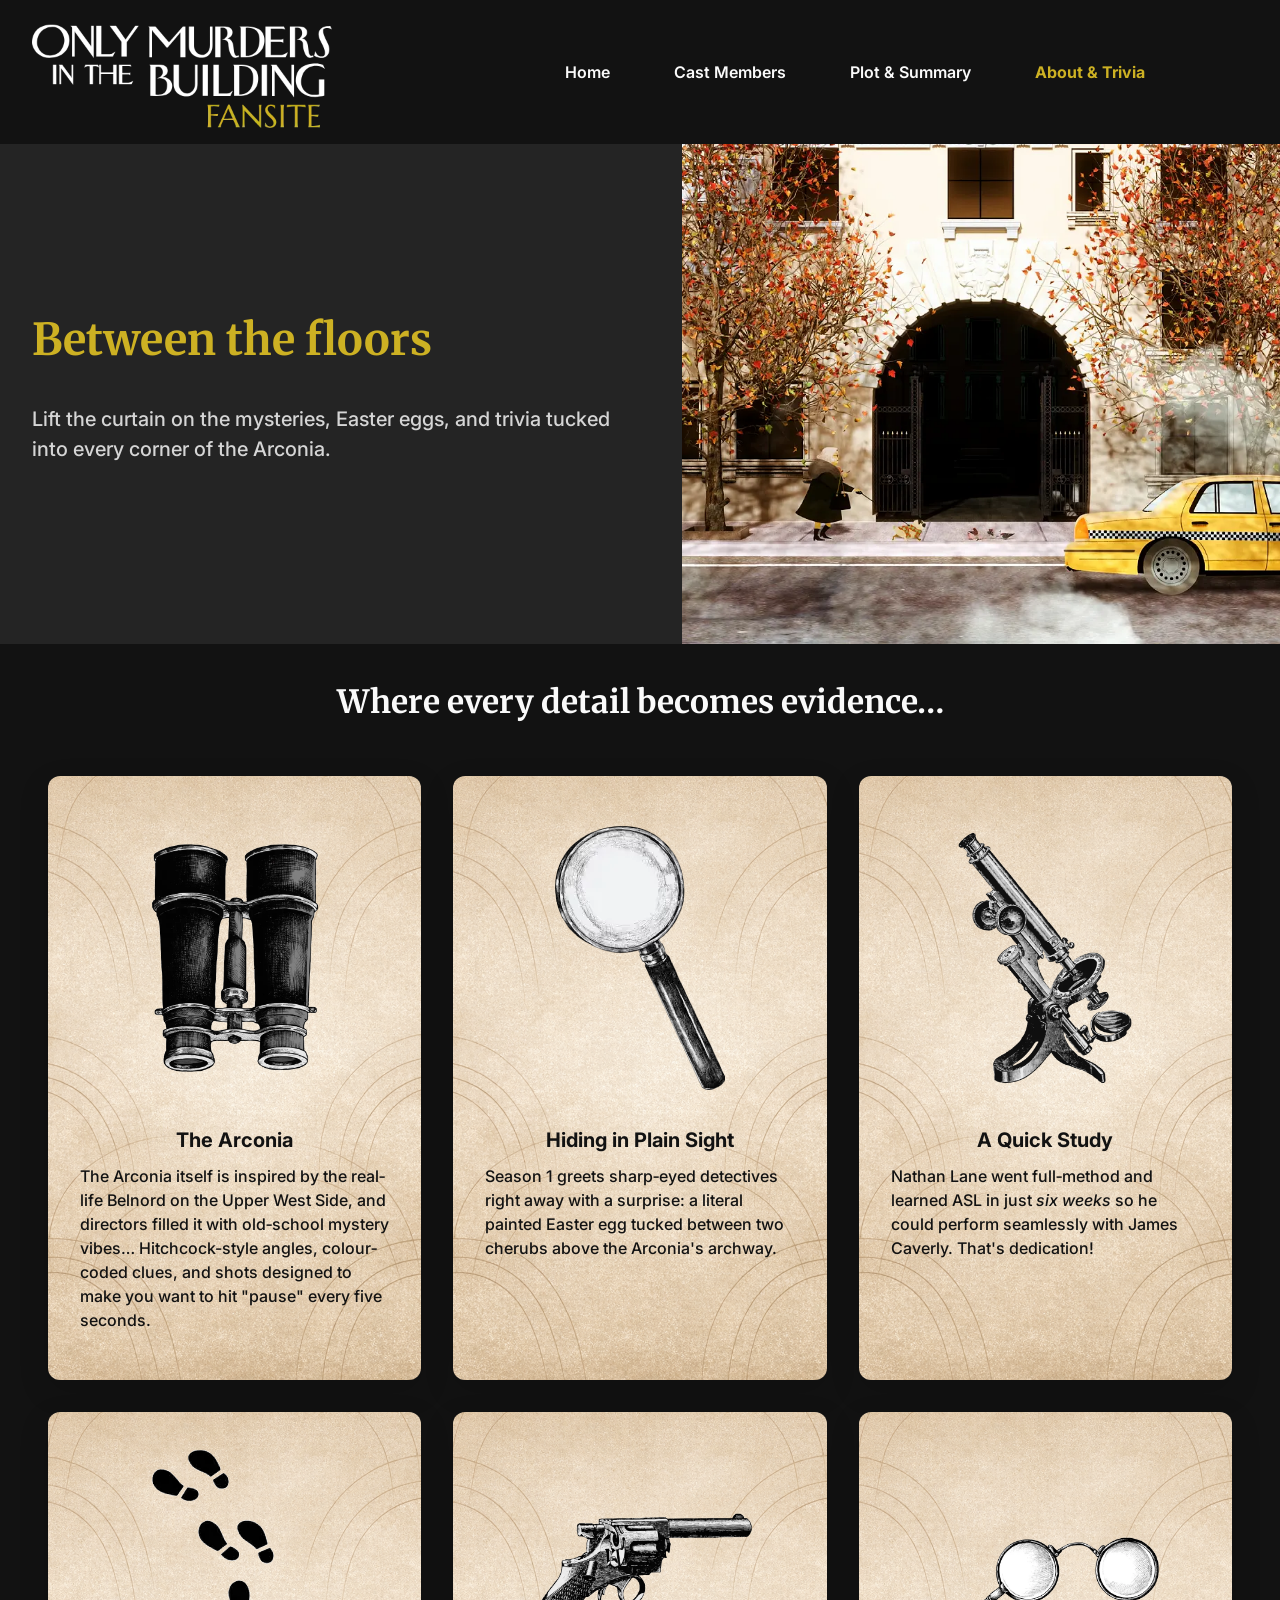
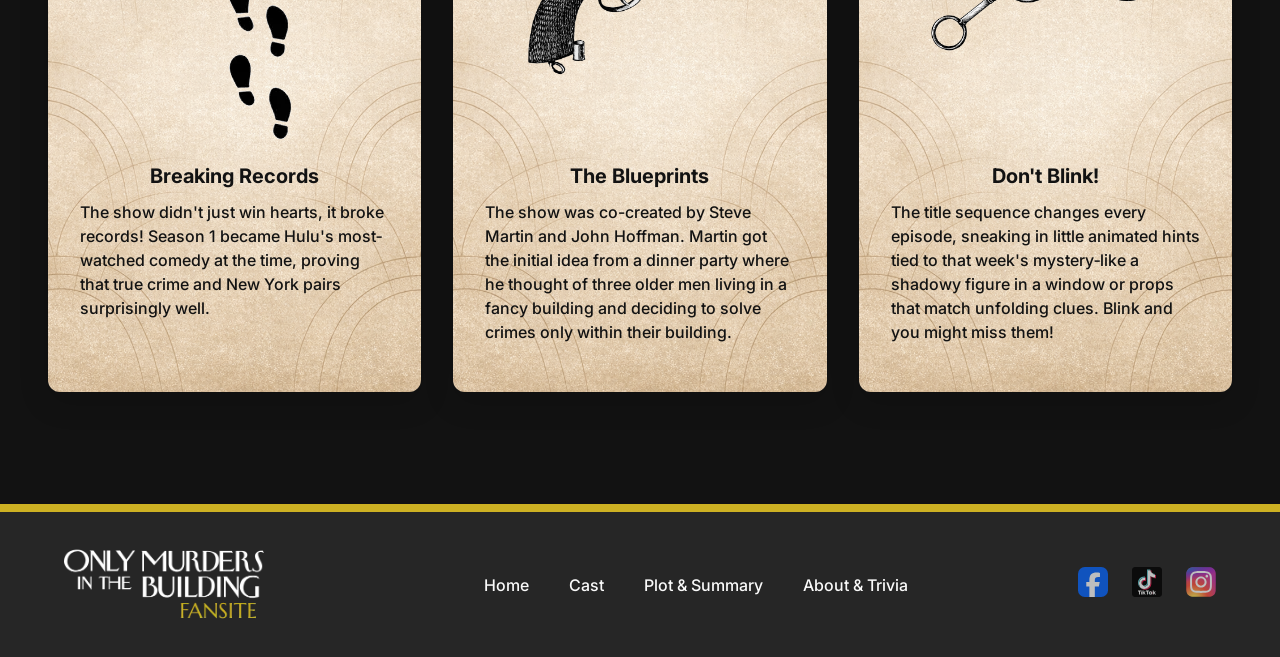
<file: about.html>
<!DOCTYPE html>
<html lang="en">
<head>
    <meta charset="UTF-8">
    <meta name="viewport" content="width=device-width, initial-scale=1.0">
    <meta name="description" content="Only Murders in the Building trivia and fun facts. Discover Easter eggs, behind-the-scenes secrets, and hidden details.">
    <title>About & Trivia - Only Murders in the Building </title>
    <link rel="stylesheet" type="text/css" href="css/style.css">
    <script src="js/nav.js" defer></script>
    <link rel="preconnect" href="https://fonts.googleapis.com">
    <link rel="preconnect" href="https://fonts.gstatic.com" crossorigin>
    <link href="https://fonts.googleapis.com/css2?family=Inter:ital,opsz,wght@0,14..32,100..900;1,14..32,100..900&family=Merriweather:ital,opsz,wght@0,18..144,300..900;1,18..144,300..900&display=swap" rel="stylesheet">
</head>
<body>
<div class="container about">
<!-- HEADER section -->
  <header class="logo">
    <a href="index.html">
        <img src="img/logo-only-murders-in-the-building.webp" width="300" height="122" alt="Only Murders in the Building Fansite">
    </a>
</header>

<!-- Navigation -->
<header class="header">
    <button class="hamburger" aria-label="Toggle navigation" aria-expanded="false">
        <span></span>
        <span></span>
        <span></span>
    </button>
    <nav class="topnav" aria-label="main site navigation">
        <a href="index.html">Home</a>  
        <a href="cast.html">Cast Members</a>
        <a href="plot.html">Plot &amp; Summary</a>
        <a class="active" href="about.html">About &amp; Trivia</a>
    </nav>
</header>

<!-- HERO section -->
 <section class="hero">
    <!-- hero text --> 
    <div class="hero-text">
       <h1>Between the floors</h1>
       <p class="intro-text">Lift the curtain on the mysteries, Easter eggs, and trivia tucked into every corner of the Arconia.</p>
    </div>
        <figure>
           <img src="img/about-hero.webp" width="1232" height="726" alt="" class="img-hero">
       </figure>
  </section>
 
   <section class="about-heading">
     <h2 class="h2-white">Where every detail becomes evidence&hellip;</h2>
   </section>
   
 <!-- MAIN SECTION CONTENT -->
  <section class="about-main">
  <div class="card-about card-1">
    <figure>
    <img src="img/about-binoculars.webp" width="300" height="300" alt="" class="lowkey-wiggle">
  </figure>
  <h3>The Arconia</h3>
  <p>The Arconia itself is inspired by the real&hyphen;life Belnord on the Upper West Side, and directors filled it with old&hyphen;school mystery vibes&hellip; Hitchcock-style angles, colour&hyphen;coded clues, and shots designed to make you want to hit &quot;pause&quot; every five seconds.</p>
   </div>

<div class="card-about card-1">
  <figure>
  <img src="img/about-magnifying-glass.webp" alt="" width="300" height="300" class="lowkey-wiggle">
  </figure>
  <h3>Hiding in Plain Sight</h3>
  <p>Season 1 greets sharp&hyphen;eyed detectives right away with a surprise: a literal painted Easter egg tucked between two cherubs above the Arconia&apos;s archway.</p>
</div>

<div class="card-about card-3">
  <figure>
  <img src="img/about-microscope.webp" alt="" width="300" height="300" class="lowkey-wiggle">
  </figure>
  <h3>A Quick Study</h3>
  <p>Nathan Lane went full&hyphen;method and learned ASL in just <span class="italic">six weeks</span> so he could perform seamlessly with James Caverly. That's dedication!</p>
</div>

<div class="card-about card-3">
  <figure>
  <img src="img/about-footsteps.webp" width="300" height="300"  alt="" class="lowkey-wiggle">
  </figure>
  <h3>Breaking Records</h3>
  <p>The show didn&apos;t just win hearts, it broke records! Season 1 became Hulu&apos;s most&hyphen;watched comedy at the time, proving that true crime and New York pairs surprisingly well.</p>
</div>

<div class="card-about card-5">
  <figure>
  <img src="img/about-icon-gun.webp" width="300" height="300" alt="" class="lowkey-wiggle">
  </figure>
  <h3>The Blueprints</h3>
  <p>The show was co-created by Steve Martin and John Hoffman. Martin got the initial idea from a dinner party where he thought of three older men living in a fancy building and deciding to solve crimes only within their building.</p>
</div>

<div class="card-about card-5">
  <figure>
    <img src="img/about-specs.webp" width="300" height="300" alt="" class="lowkey-wiggle">
  </figure>
  <h3>Don't Blink!</h3>
  <p>The title sequence changes every episode, sneaking in little animated hints tied to that week&apos;s mystery&hyphen;like a shadowy figure in a window or props that match unfolding clues. Blink and you might miss them!</p>
</div>

</section>
 </div>

 <!-- FOOTER section -->
<footer class="footer">
    <div class="footer-logo">
        <a href="index.html">
           <img src="img/logo-only-murders-in-the-building.webp" width="200" height="81" alt="Only Murders in the Building Fansite"></a>
    </div>

    <nav class="footer-nav" aria-label="Footer navigation">
        <ul>
            <li><a href="index.html">Home</a></li>
            <li><a href="cast.html">Cast</a></li>
            <li><a href="plot.html">Plot &amp; Summary</a></li>
            <li><a href="about.html">About &amp; Trivia</a></li>
        </ul>
    </nav>

    <div class="footer-social">
        <a href="https://www.facebook.com/OnlyMurdersHulu/" aria-label="Facebook" target="_blank"><img src="img/icon-facebook.svg" width="40" height="40" alt="Facebook"></a>
        <a href="https://www.tiktok.com/@onlymurdersonhulu?lang=en" aria-label="Tiktok" target="_blank"><img src="img/icon-tiktok.svg" width="60" height="60" alt="Tiktok"></a> 
        <a href="https://www.instagram.com/onlymurdershulu/?hl=en" target="_blank" aria-label="Instagram"><img src="img/icon-instagram.svg" width="40" height="40" alt="Instagram"></a>
    </div>
</footer>

</body>
</html>
</file>
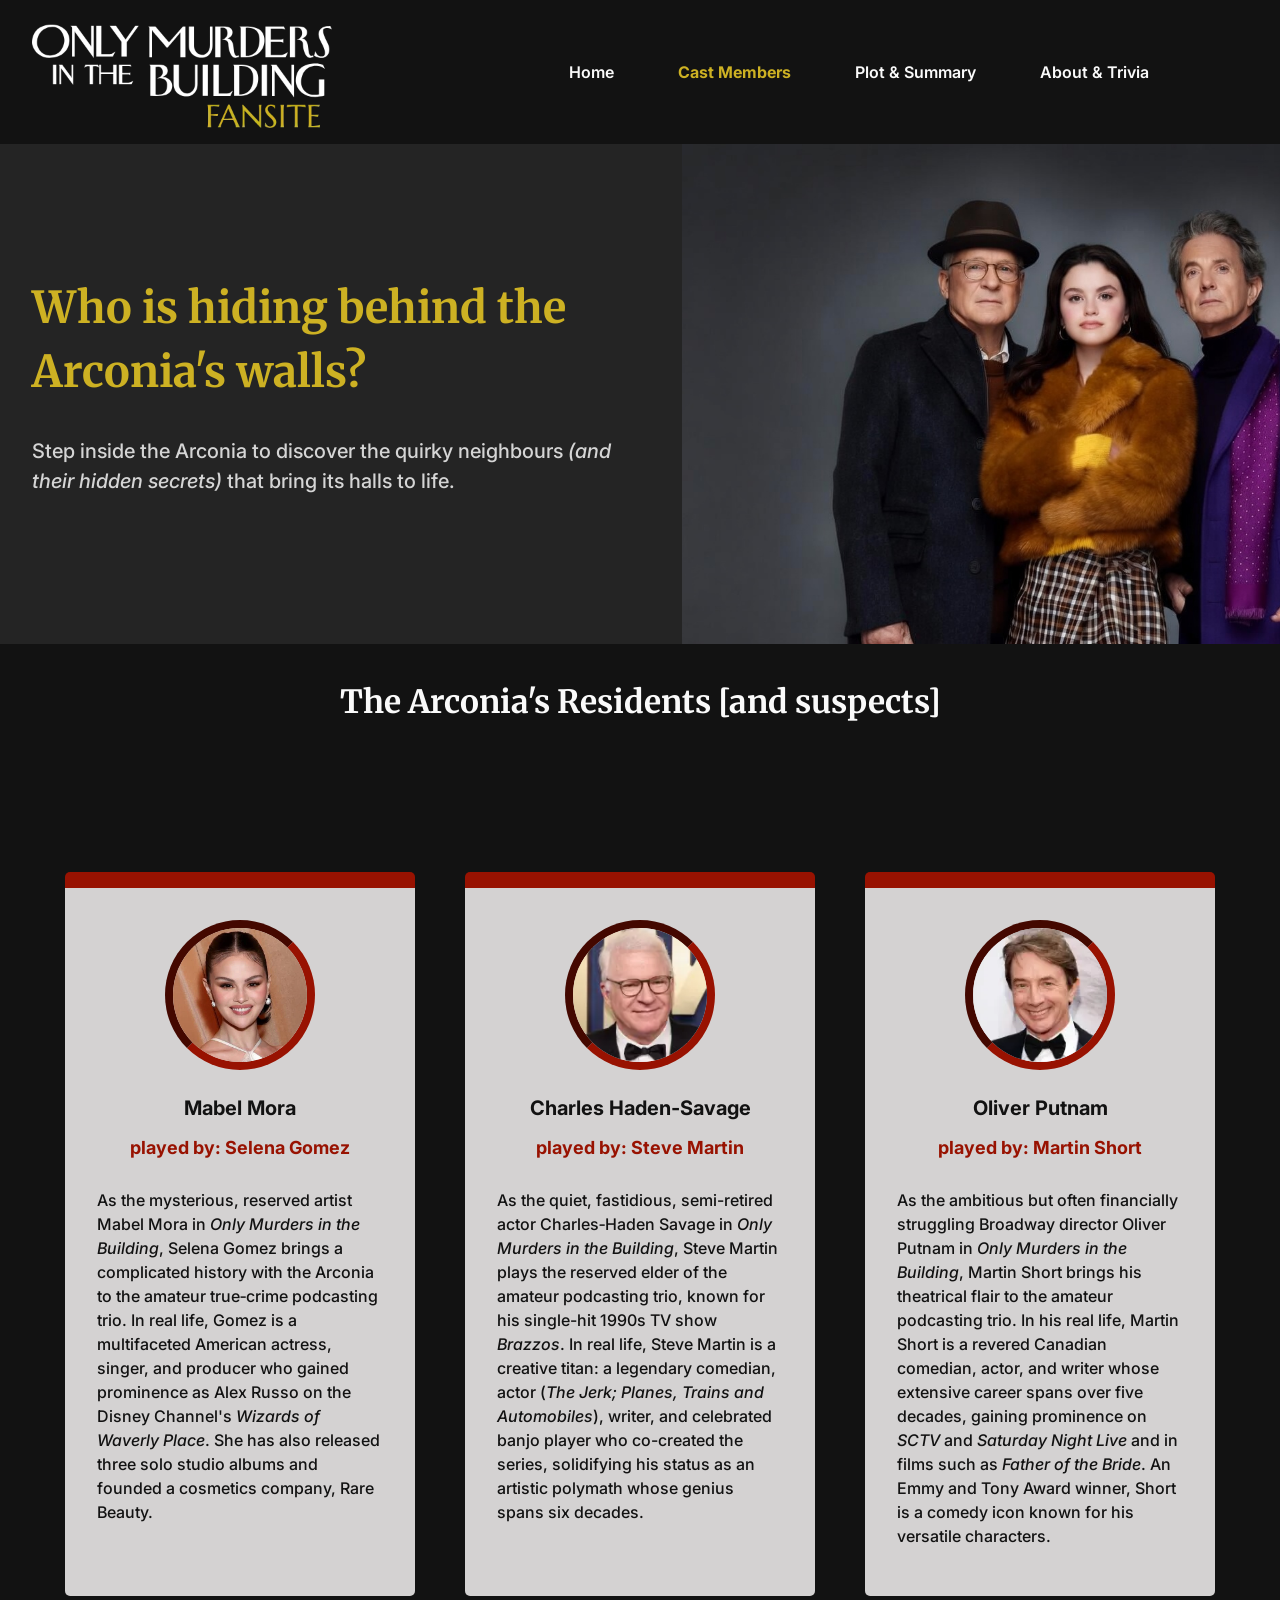
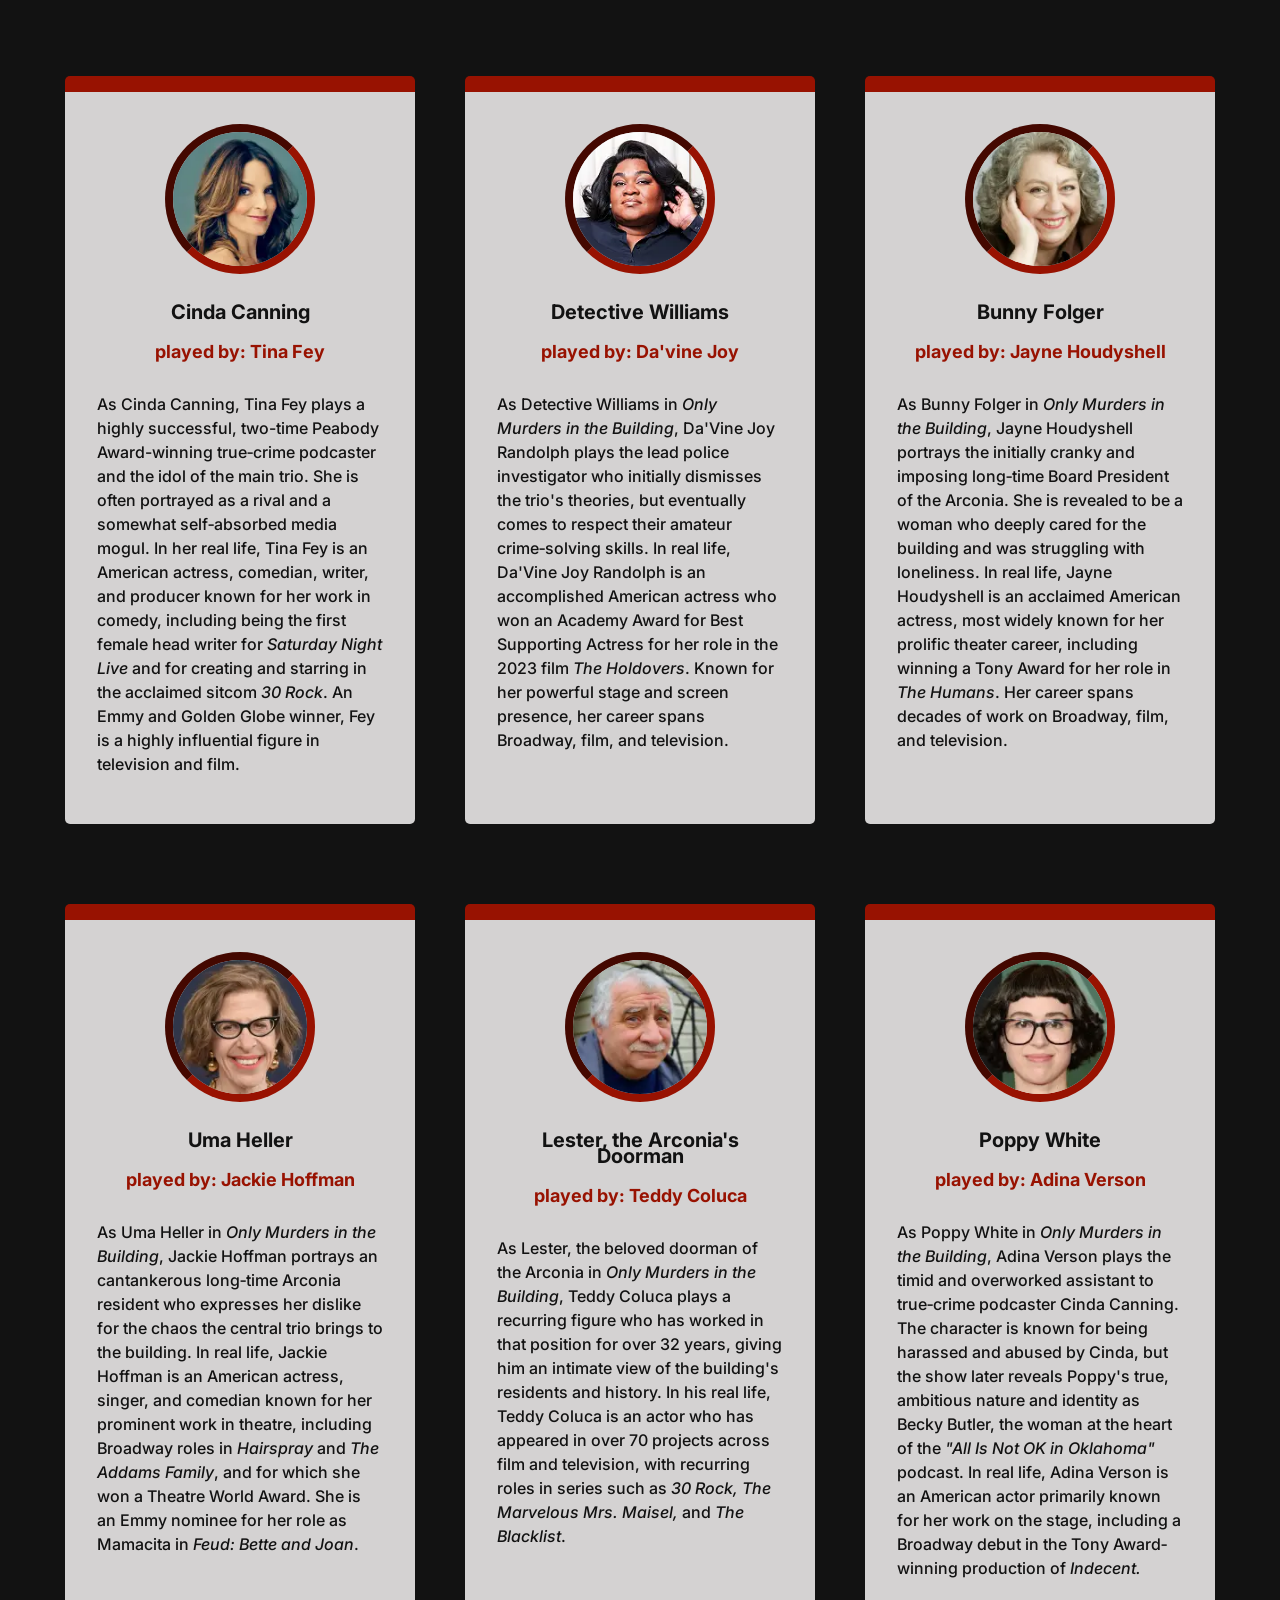
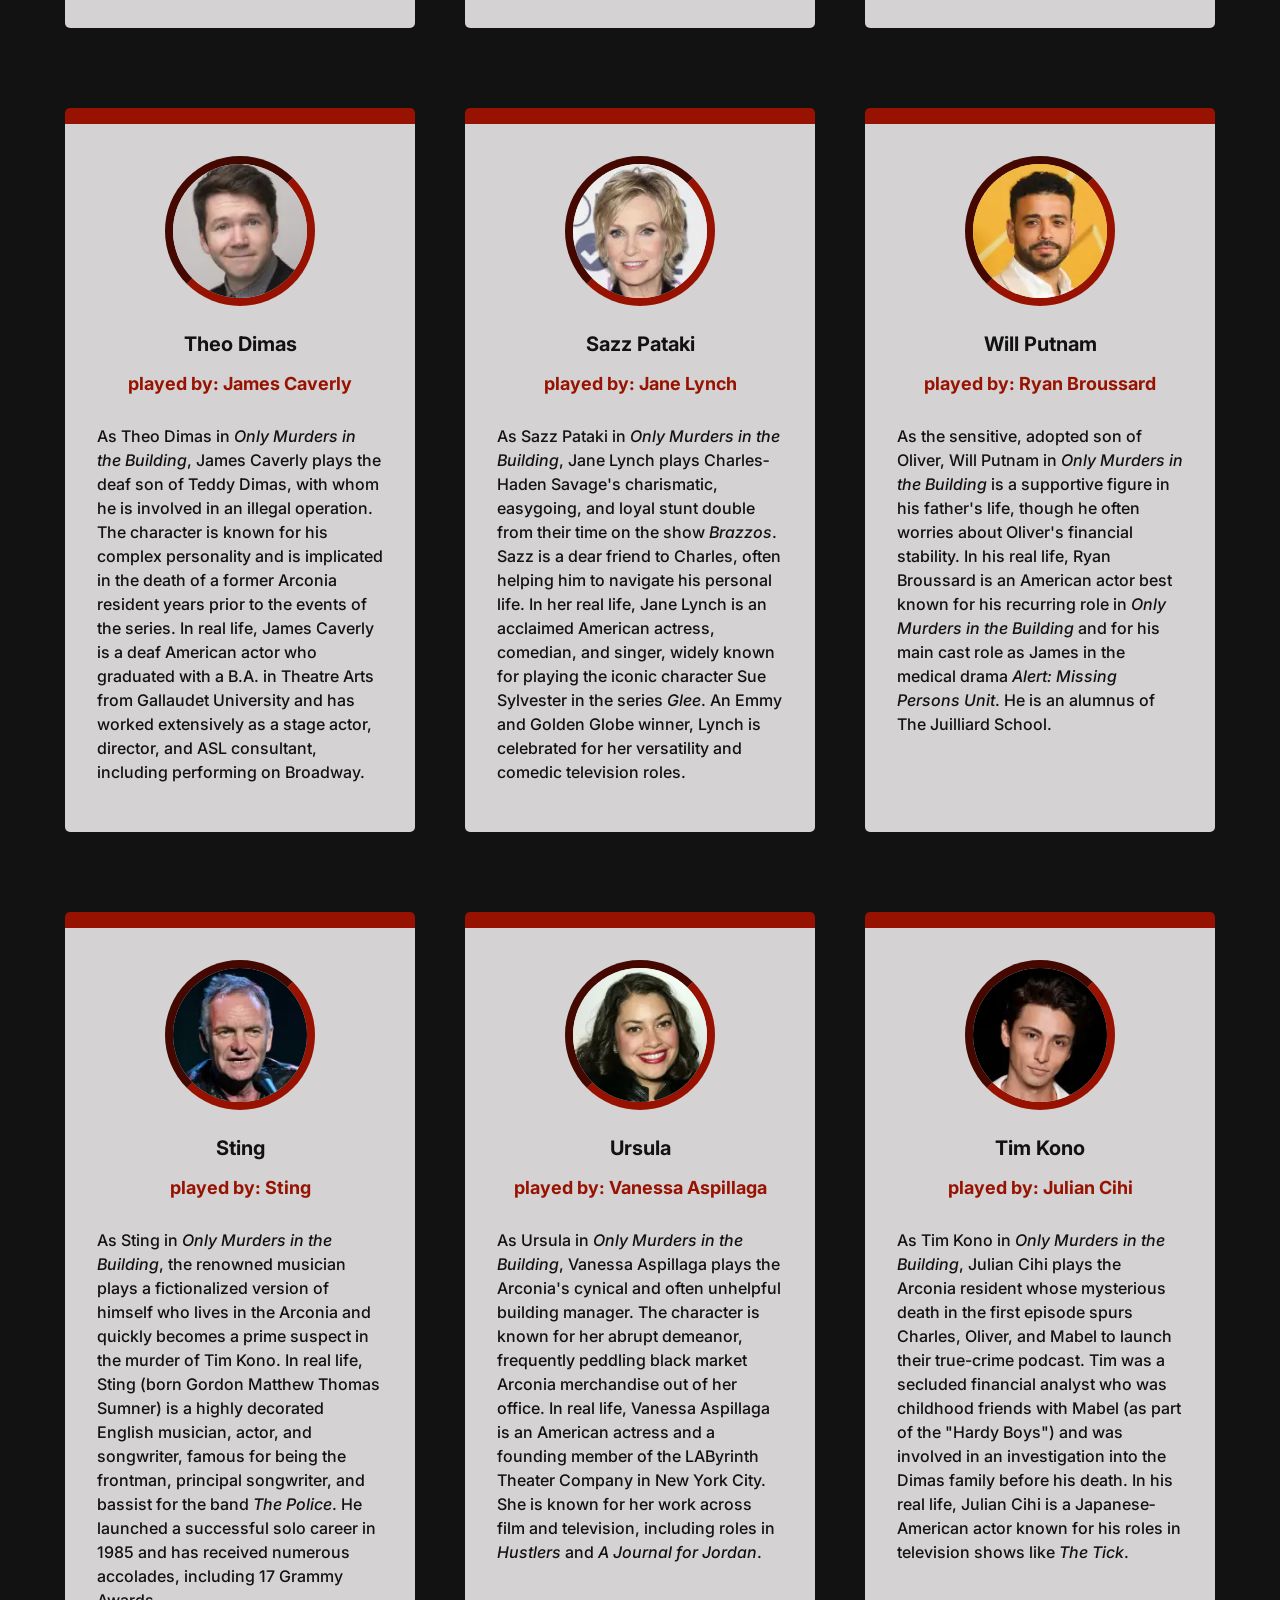
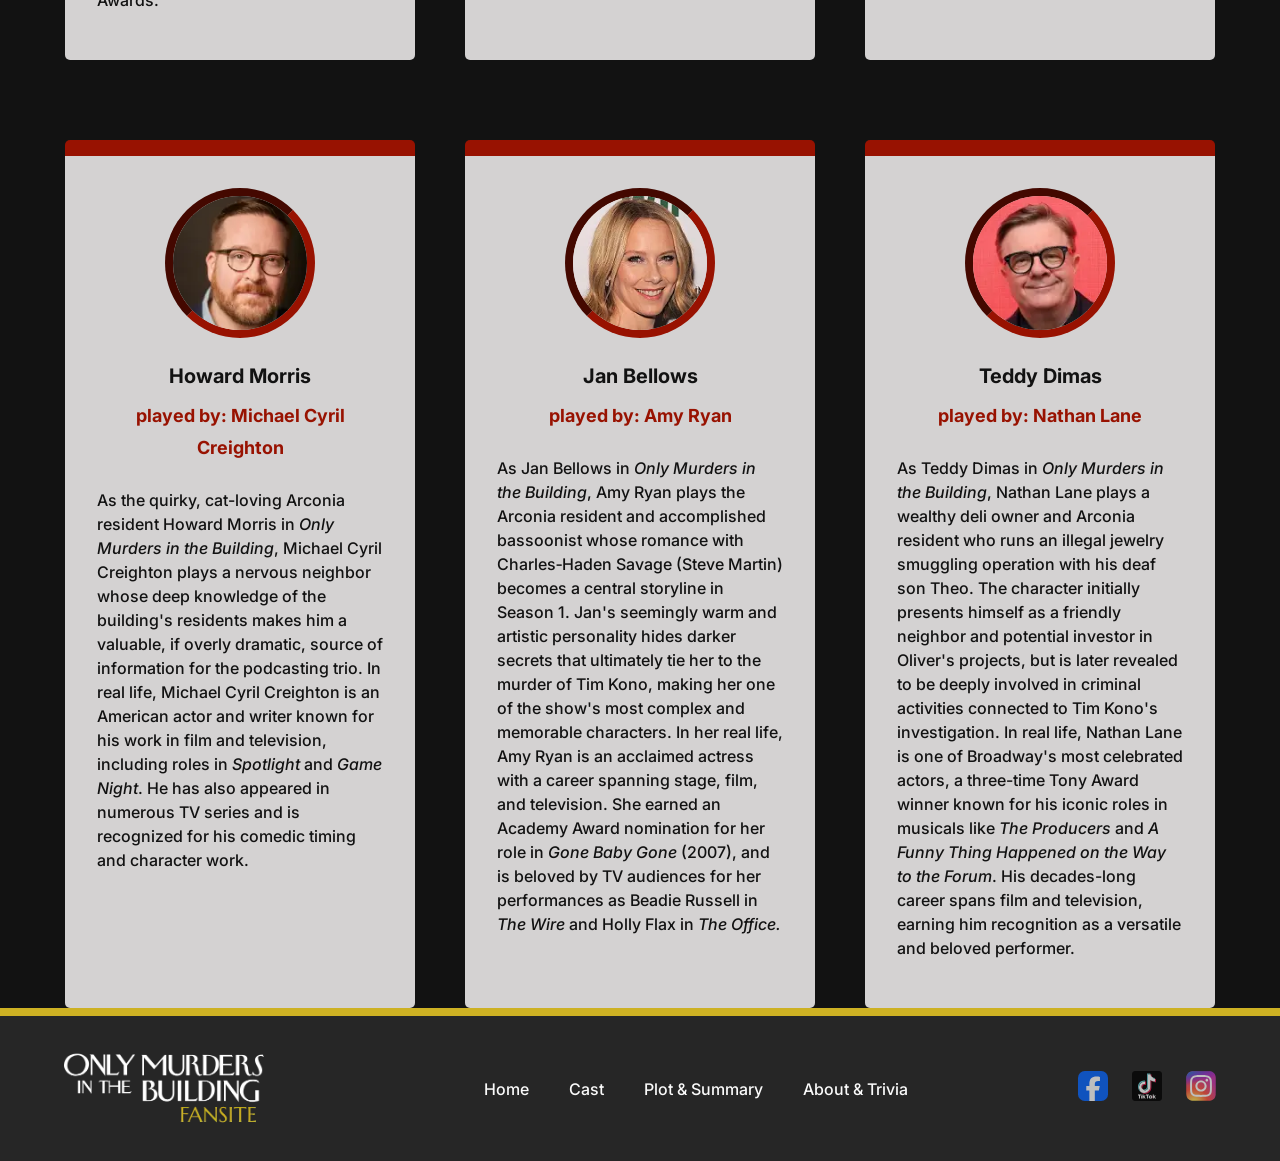
<file: cast.html>
<!DOCTYPE html>
<html lang="en">
<head>
    <meta charset="UTF-8">
    <meta name="viewport" content="width=device-width, initial-scale=1.0">
    <meta name="description" content="Only Murders in the Building cast and character guide. Meet the actors, explore character profiles, and discover the residents of the Arconia.">
       <title>The Cast of Only Murders in the Building</title>
    <link rel="stylesheet" type="text/css" href="css/style.css">
    <script src="js/nav.js" defer></script>
    <link rel="preconnect" href="https://fonts.googleapis.com">
    <link rel="preconnect" href="https://fonts.gstatic.com" crossorigin>
    <link href="https://fonts.googleapis.com/css2?family=Inter:ital,opsz,wght@0,14..32,100..900;1,14..32,100..900&family=Merriweather:ital,opsz,wght@0,18..144,300..900;1,18..144,300..900&display=swap" rel="stylesheet">
</head>
<body>
<div class="container cast">
    <!-- HEADER section -->
  <header class="logo">
    <a href="index.html">
        <img src="img/logo-only-murders-in-the-building.webp" width="300" height="122" alt="Only Murders in the Building Fansite">
    </a>
</header>

<!-- Navigation -->
<header class="header">
    <button class="hamburger" aria-label="Toggle navigation" aria-expanded="false">
        <span></span>
        <span></span>
        <span></span>
    </button>
    <nav class="topnav" aria-label="main site navigation">
        <a href="index.html">Home</a>  
        <a class="active" href="cast.html">Cast Members</a>  
        <a href="plot.html">Plot &amp; Summary</a>
        <a href="about.html">About &amp; Trivia</a>
    </nav>
</header>

<!-- HERO SECTION-->
  <section class="hero">
       <div class="hero-text">
         <h1>Who is hiding behind the Arconia&apos;s walls?</h1>
         <p class="intro-text">Step inside the Arconia to discover the quirky neighbours <span class="italic">(and their hidden secrets)</span> that bring its halls to life.</p>
       </div>
       <!-- hero image --> 
        <figure>
       <img src="img/cast-hero.webp" width="1246" height="732" alt="Promotional image for Only Murders in the Building television series, featuring actors Steve Martin in an overcoat and hat, Selena Gomez in a yellow fur jacket and plaid skirt, and Martin Short in a purple coat with a polka-dot scarf, all side-by-side against a dark backdrop with the show's title in bold white text." class="img-hero">
       </figure>
    </section>

<!-- CAST GRID SECTION-->
     <section class="cast-grid">
     <h2 class="h2-white">The Arconia&apos;s Residents &lbrack;and suspects&rbrack;</h2>
        <article class="card-cast-members">
            <img class="img-cast-member" src="img/selena-gomez.webp" width="150" height="150" alt="">
            <h3>Mabel Mora</h3>
            <h4>played by: Selena Gomez</h4>
            <p>As the mysterious, reserved artist Mabel Mora in <span class="italic">Only Murders in the Building</span>, Selena Gomez brings a complicated history with the Arconia to the amateur true&hyphen;crime podcasting trio. In real life, Gomez is a multifaceted American actress, singer, and producer who gained prominence as Alex Russo on the Disney Channel&apos;s <span class="italic">Wizards of Waverly Place</span>. She has also released three solo studio albums and founded a cosmetics company, Rare Beauty.</p>
        </article>

        <article class="card-cast-members">
            <img class="img-cast-member" src="img/steve-martin.webp" width="150" height="150" alt="">
            <h3>Charles Haden&hyphen;Savage</h3>
            <h4>played by: Steve Martin</h4>
            <p>As the quiet, fastidious, semi-retired actor Charles&hyphen;Haden Savage in <span class="italic">Only Murders in the Building</span>, Steve Martin plays the reserved elder of the amateur podcasting trio, known for his single-hit 1990s TV show <span class="italic">Brazzos</span>. In real life, Steve Martin is a creative titan: a legendary comedian, actor (<span class="italic">The Jerk; Planes, Trains and Automobiles</span>), writer, and celebrated banjo player who co-created the series, solidifying his status as an artistic polymath whose genius spans six decades.</p>
        </article>

        <article class="card-cast-members">
            <img class="img-cast-member" src="img/martin-short.webp" width="150" height="150" alt="">
            <h3>Oliver Putnam</h3>
            <h4>played by: Martin Short</h4>
            <p>As the ambitious but often financially struggling Broadway director Oliver Putnam in <span class="italic">Only Murders in the Building</span>, Martin Short brings his theatrical flair to the amateur podcasting trio. In his real life, Martin Short is a revered Canadian comedian, actor, and writer whose extensive career spans over five decades, gaining prominence on <span class="italic">SCTV</span> and <span class="italic">Saturday Night Live</span> and in films such as <span class="italic">Father of the Bride</span>. An Emmy and Tony Award winner, Short is a comedy icon known for his versatile characters.</p>
        </article>

        <article class="card-cast-members">
            <img class="img-cast-member" src="img/tina-fey.webp" width="150" height="150" alt="">
            <h3>Cinda Canning</h3>
            <h4>played by: Tina Fey</h4>
            <p>As Cinda Canning, Tina Fey plays a highly successful, two-time Peabody Award-winning true&hyphen;crime podcaster and the idol of the main trio. She is often portrayed as a rival and a somewhat self&hyphen;absorbed media mogul. In her real life, Tina Fey is an American actress, comedian, writer, and producer known for her work in comedy, including being the first female head writer for <span class="italic">Saturday Night Live</span> and for creating and starring in the acclaimed sitcom <span class="italic">30 Rock</span>. An Emmy and Golden Globe winner, Fey is a highly influential figure in television and film.</p>
        </article>

        <article class="card-cast-members">
            <img class="img-cast-member" src="img/davine-joy.webp" width="150" height="150" alt="">
            <h3>Detective Williams</h3>
            <h4>played by: Da&apos;vine Joy</h4>
            <p>As Detective Williams in <span class="italic">Only Murders in the Building</span>, Da'Vine Joy Randolph plays the lead police investigator who initially dismisses the trio&apos;s theories, but eventually comes to respect their amateur crime&hyphen;solving skills. In real life, Da&apos;Vine Joy Randolph is an accomplished American actress who won an Academy Award for Best Supporting Actress for her role in the 2023 film <span class="italic">The Holdovers</span>. Known for her powerful stage and screen presence, her career spans Broadway, film, and television.</p>
        </article>

        <article class="card-cast-members">
            <img class="img-cast-member" src="img/jayne-houdyshell.webp" width="150" height="150" alt="">
            <h3>Bunny Folger</h3>
            <h4>played by: Jayne Houdyshell</h4>
            <p>As Bunny Folger in <span class="italic">Only Murders in the Building</span>, Jayne Houdyshell portrays the initially cranky and imposing long&hyphen;time Board President of the Arconia. She is revealed to be a woman who deeply cared for the building and was struggling with loneliness. In real life, Jayne Houdyshell is an acclaimed American actress, most widely known for her prolific theater career, including winning a Tony Award for her role in <span class="italic">The Humans</span>. Her career spans decades of work on Broadway, film, and television.</p>
        </article>

        <article class="card-cast-members">
            <img class="img-cast-member" src="img/jackie-hoffman.webp" width="150" height="150" alt="">
            <h3>Uma Heller</h3>
            <h4>played by: Jackie Hoffman</h4>
            <p>As Uma Heller in <span class="italic">Only Murders in the Building</span>, Jackie Hoffman portrays an cantankerous long&hyphen;time Arconia resident who expresses her dislike for the chaos the central trio brings to the building. In real life, Jackie Hoffman is an American actress, singer, and comedian known for her prominent work in theatre, including Broadway roles in <span class="italic">Hairspray</span> and <span class="italic">The Addams Family</span>, and for which she won a Theatre World Award. She is an Emmy nominee for her role as Mamacita in <span class="italic">Feud: Bette and Joan</span>.</p>
        </article>

        <article class="card-cast-members">
            <img class="img-cast-member" src="img/teddy-coluca.webp" width="150" height="150" alt="">
            <h3>Lester, the Arconia's Doorman</h3>
            <h4>played by: Teddy Coluca</h4>
            <p>As Lester, the beloved doorman of the Arconia in <span class="italic">Only Murders in the Building</span>, Teddy Coluca plays a recurring figure who has worked in that position for over 32 years, giving him an intimate view of the building&apos;s residents and history. In his real life, Teddy Coluca is an actor who has appeared in over 70 projects across film and television, with recurring roles in series such as <span class="italic">30 Rock, The Marvelous Mrs. Maisel,</span> and <span class="italic">The Blacklist</span>.</p>
        </article>

        <article class="card-cast-members">
            <img class="img-cast-member" src="img/adina-verson.webp" width="150" height="150" alt="">
            <h3>Poppy White</h3>
            <h4>played by: Adina Verson</h4>
            <p>As Poppy White in <span class="italic">Only Murders in the Building</span>, Adina Verson plays the timid and overworked assistant to true&hyphen;crime podcaster Cinda Canning. The character is known for being harassed and abused by Cinda, but the show later reveals Poppy&apos;s true, ambitious nature and identity as Becky Butler, the woman at the heart of the <span class="italic">&quot;All Is Not OK in Oklahoma&quot;</span> podcast. In real life, Adina Verson is an American actor primarily known for her work on the stage, including a Broadway debut in the Tony Award&hyphen;winning production of <span class="italic">Indecent.</span></p>
        </article>

        <article class="card-cast-members">
            <img class="img-cast-member" src="img/james-caverly.webp" width="150" height="150" alt="">
            <h3>Theo Dimas</h3>
            <h4>played by: James Caverly</h4>
            <p>As Theo Dimas in <span class="italic">Only Murders in the Building</span>, James Caverly plays the deaf son of Teddy Dimas, with whom he is involved in an illegal operation. The character is known for his complex personality and is implicated in the death of a former Arconia resident years prior to the events of the series. In real life, James Caverly is a deaf American actor who graduated with a B.A. in Theatre Arts from Gallaudet University and has worked extensively as a stage actor, director, and ASL consultant, including performing on Broadway.</p>
        </article>

        <article class="card-cast-members">
            <img class="img-cast-member" src="img/jane-lynch.webp" width="150" height="150" alt="">
            <h3>Sazz Pataki</h3>
            <h4>played by: Jane Lynch</h4>
            <p>As Sazz Pataki in <span class="italic">Only Murders in the Building</span>, Jane Lynch plays Charles&hyphen;Haden Savage&apos;s charismatic, easygoing, and loyal stunt double from their time on the show <span class="italic">Brazzos</span>. Sazz is a dear friend to Charles, often helping him to navigate his personal life. In her real life, Jane Lynch is an acclaimed American actress, comedian, and singer, widely known for playing the iconic character Sue Sylvester in the series <span class="italic">Glee</span>. An Emmy and Golden Globe winner, Lynch is celebrated for her versatility and comedic television roles.</p>
        </article>

        <article class="card-cast-members">
            <img class="img-cast-member" src="img/ryan-broussard.webp" width="150" height="150" alt="">
            <h3>Will Putnam</h3>
            <h4>played by: Ryan Broussard</h4>
            <p>As the sensitive, adopted son of Oliver, Will Putnam in <span class="italic">Only Murders in the Building</span> is a supportive figure in his father&apos;s life, though he often worries about Oliver&apos;s financial stability. In his real life, Ryan Broussard is an American actor best known for his recurring role in <span class="italic">Only Murders in the Building</span> and for his main cast role as James in the medical drama <span class="italic">Alert: Missing Persons Unit</span>. He is an alumnus of The Juilliard School.</p>
        </article>

        <article class="card-cast-members">
            <img class="img-cast-member" src="img/sting.webp" width="150" height="150" alt="">
            <h3>Sting</h3>
            <h4>played by: Sting</h4>
            <p>As Sting in <span class="italic">Only Murders in the Building</span>, the renowned musician plays a fictionalized version of himself who lives in the Arconia and quickly becomes a prime suspect in the murder of Tim Kono. In real life, Sting (born Gordon Matthew Thomas Sumner) is a highly decorated English musician, actor, and songwriter, famous for being the frontman, principal songwriter, and bassist for the band <span class="italic">The Police</span>. He launched a successful solo career in 1985 and has received numerous accolades, including 17 Grammy Awards.</p>
        </article>

        <article class="card-cast-members">
            <img class="img-cast-member" src="img/vanessa-aspillaga.webp" width="150" height="150" alt="">
            <h3>Ursula</h3>
            <h4>played by: Vanessa Aspillaga</h4>
            <p>As Ursula in <span class="italic">Only Murders in the Building</span>, Vanessa Aspillaga plays the Arconia&apos;s cynical and often unhelpful building manager. The character is known for her abrupt demeanor, frequently peddling black market Arconia merchandise out of her office. In real life, Vanessa Aspillaga is an American actress and a founding member of the LAByrinth Theater Company in New York City. She is known for her work across film and television, including roles in <span class="italic">Hustlers</span> and <span class="italic">A Journal for Jordan</span>.</p>
        </article>

        <article class="card-cast-members">
            <img class="img-cast-member" src="img/julian-cihi.webp" width="150" height="150" alt="">
            <h3>Tim Kono</h3>
            <h4>played by: Julian Cihi</h4>
            <p>As Tim Kono in <span class="italic">Only Murders in the Building</span>, Julian Cihi plays the Arconia resident whose mysterious death in the first episode spurs Charles, Oliver, and Mabel to launch their true-crime podcast. Tim was a secluded financial analyst who was childhood friends with Mabel (as part of the &quot;Hardy Boys&quot;) and was involved in an investigation into the Dimas family before his death. In his real life, Julian Cihi is a Japanese&hyphen;American actor known for his roles in television shows like <span class="italic">The Tick</span>.</p>
        </article>

        <article class="card-cast-members">
           <img class="img-cast-member" src="img/michael-creighten.webp" width="150" height="150" alt="">
           <h3>Howard Morris</h3>
           <h4>played by: Michael Cyril Creighton</h4>
           <p>As the quirky, cat-loving Arconia resident Howard Morris in <span class="italic">Only Murders in the Building</span>, Michael Cyril Creighton plays a nervous neighbor whose deep knowledge of the building's residents makes him a valuable, if overly dramatic, source of information for the podcasting trio. In real life, Michael Cyril Creighton is an American actor and writer known for his work in film and television, including roles in <span class="italic">Spotlight</span> and <span class="italic">Game Night</span>. He has also appeared in numerous TV series and is recognized for his comedic timing and character work.</p>
        </article>

        <article class="card-cast-members">
            <img class="img-cast-member" src="img/amy-ryan.webp" width="150" height="150" alt="">
            <h3>Jan Bellows</h3>
            <h4>played by: Amy Ryan</h4>
            <p>As Jan Bellows in <span class="italic">Only Murders in the Building</span>, Amy Ryan plays the Arconia resident and accomplished bassoonist whose romance with Charles&hyphen;Haden Savage (Steve Martin) becomes a central storyline in Season 1. Jan&apos;s seemingly warm and artistic personality hides darker secrets that ultimately tie her to the murder of Tim Kono, making her one of the show&apos;s most complex and memorable characters. In her real life, Amy Ryan is an acclaimed actress with a career spanning stage, film, and television. She earned an Academy Award nomination for her role in <span class="italic">Gone Baby Gone </span>(2007), and is beloved by TV audiences for her performances as Beadie Russell in <span class="italic">The Wire</span> and Holly Flax in <span class="italic">The Office.</span></p>
        </article>

        <article class="card-cast-members">
          <img class="img-cast-member" src="img/nathan-lane.webp" width="150" height="150" alt="">
            <h3>Teddy Dimas</h3>
            <h4>played by: Nathan Lane</h4>
           <p>As Teddy Dimas in <span class="italic">Only Murders in the Building</span>, Nathan Lane plays a wealthy deli owner and Arconia resident who runs an illegal jewelry smuggling operation with his deaf son Theo. The character initially presents himself as a friendly neighbor and potential investor in Oliver's projects, but is later revealed to be deeply involved in criminal activities connected to Tim Kono's investigation. In real life, Nathan Lane is one of Broadway's most celebrated actors, a three-time Tony Award winner known for his iconic roles in musicals like <span class="italic">The Producers</span> and <span class="italic">A Funny Thing Happened on the Way to the Forum</span>. His decades-long career spans film and television, earning him recognition as a versatile and beloved performer.</p>
        </article>
       </section>
       </div>
      
<!-- FOOTER section -->
<footer class="footer">
    <div class="footer-logo">
        <a href="index.html">
           <img src="img/logo-only-murders-in-the-building.webp" width="200" height="81" alt="Only Murders in the Building Fansite"></a>
    </div>
    <nav class="footer-nav" aria-label="Footer navigation">
        <ul>
            <li><a href="index.html">Home</a></li>
            <li><a href="cast.html">Cast</a></li>
            <li><a href="plot.html">Plot &amp; Summary</a></li>
            <li><a href="about.html">About &amp; Trivia</a></li>
        </ul>
    </nav>
    <div class="footer-social">
        <a href="https://www.facebook.com/OnlyMurdersHulu/" aria-label="Facebook"  target="_blank">
            <img src="img/icon-facebook.svg" width="40" height="40" alt="Facebook"></a>

        <a href="https://www.tiktok.com/@onlymurdersonhulu?lang=en" aria-label="Tiktok" target="_blank">
            <img src="img/icon-tiktok.svg" width="60" height="60" alt="Tiktok"></a>
      
        <a href="https://www.instagram.com/onlymurdershulu/?hl=en" aria-label="Instagram" target="_blank">
            <img src="img/icon-instagram.svg" width="40" height="40" alt="Instagram"></a>
    </div>
</footer>
</body>
</html>
</file>
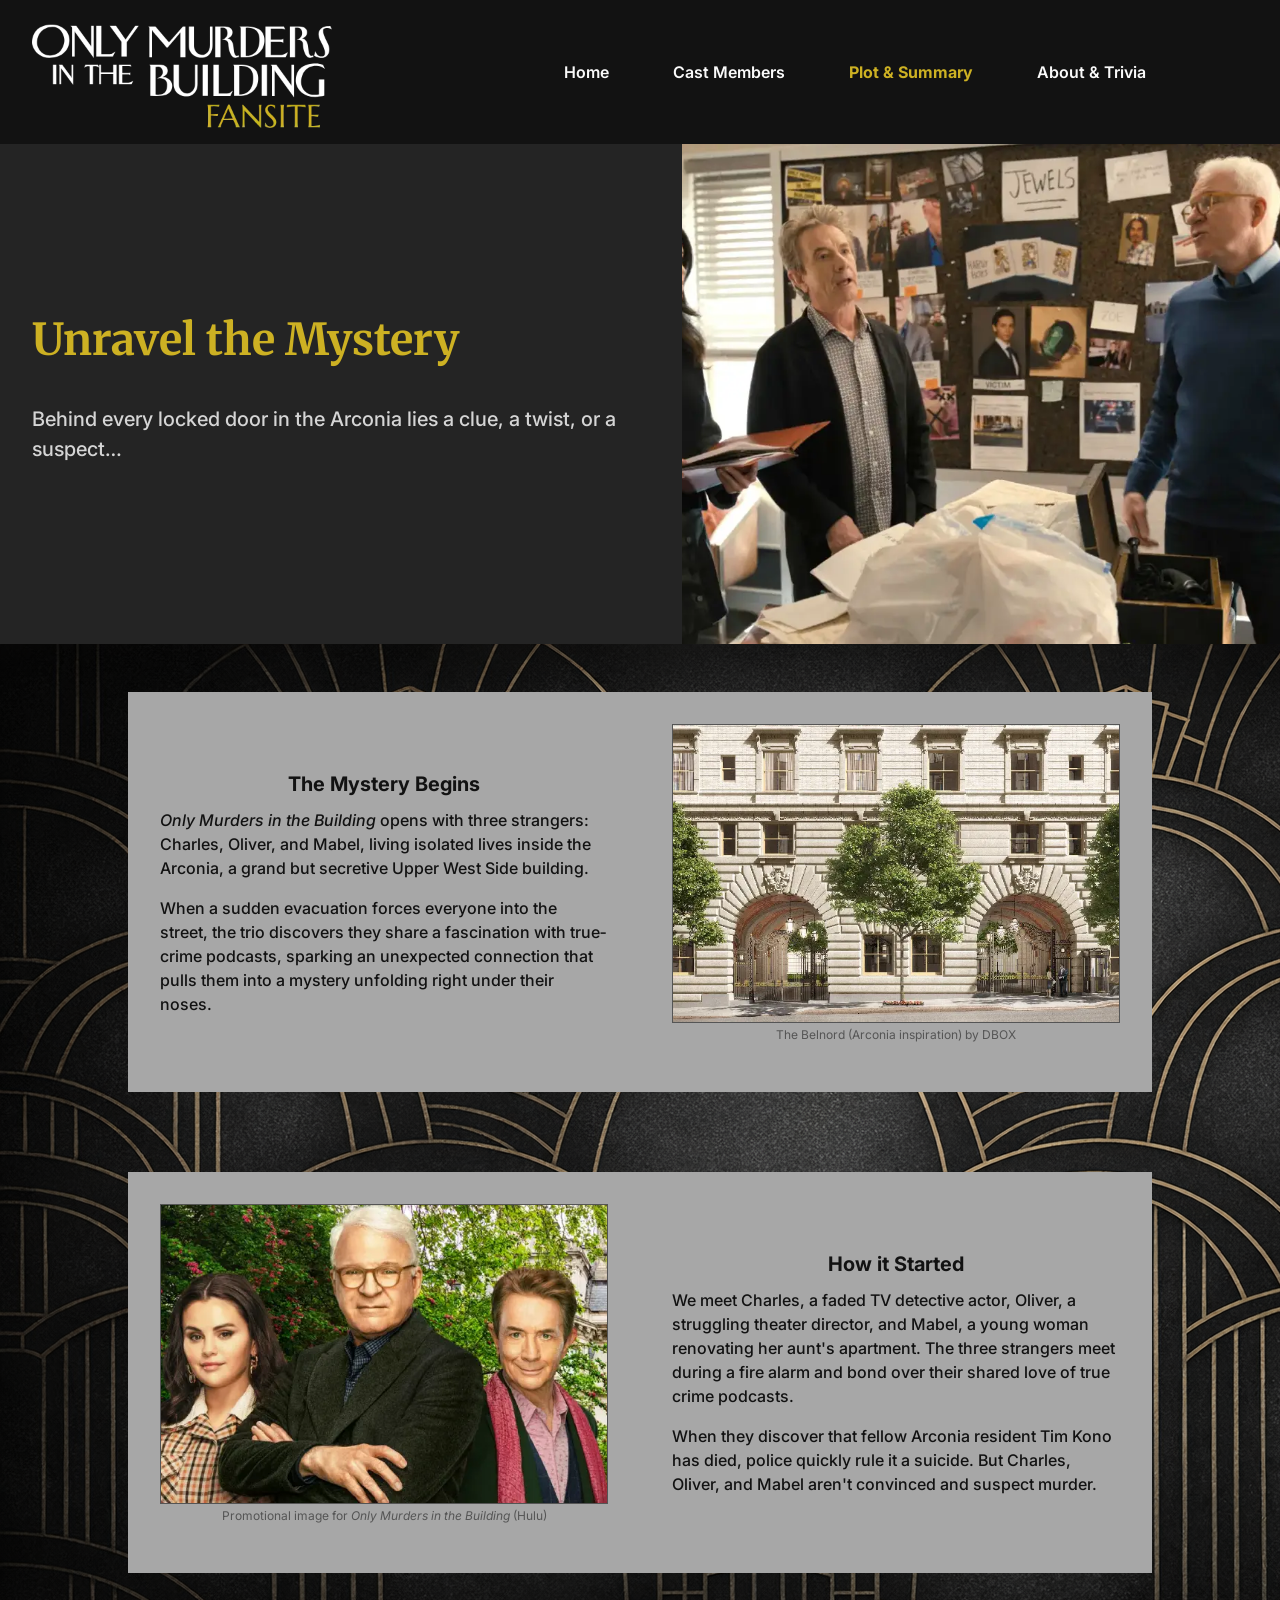
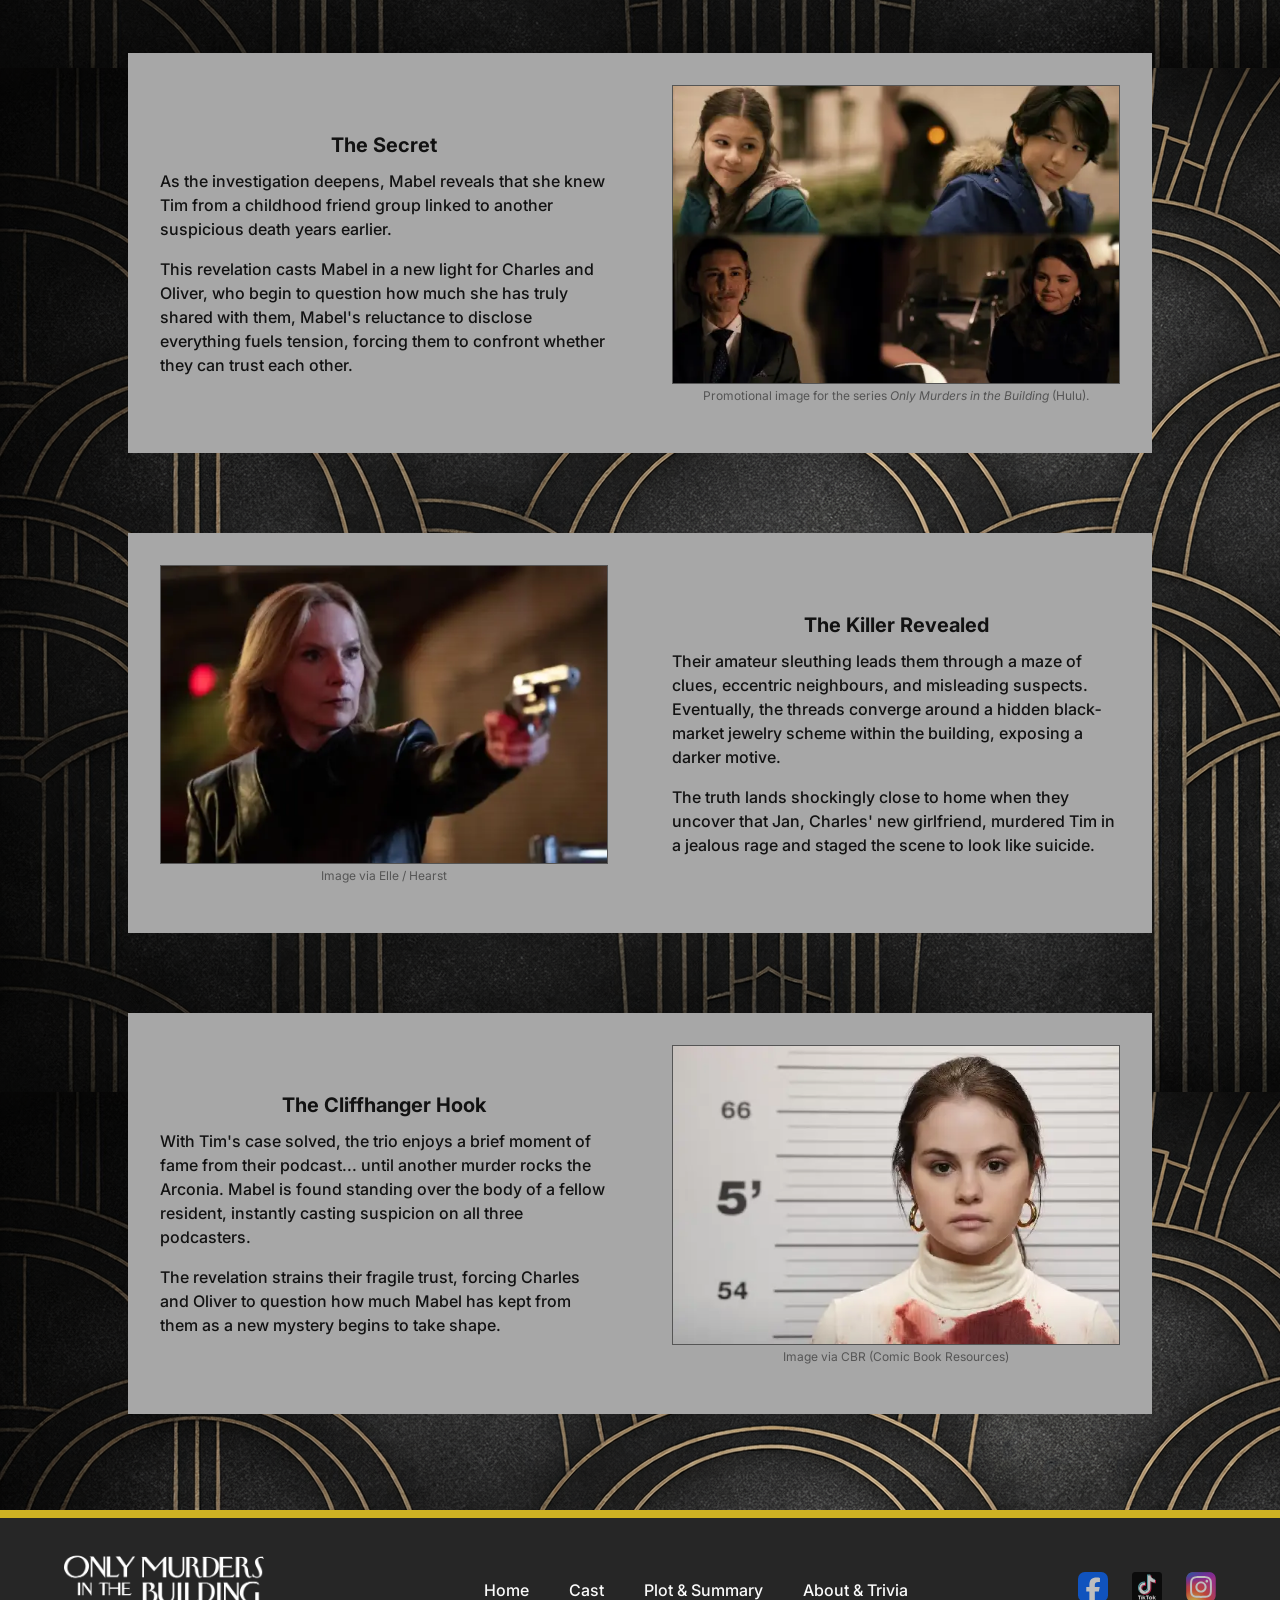
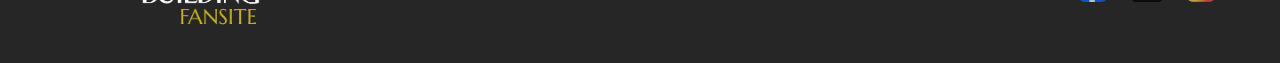
<file: plot.html>
<!DOCTYPE html>
<html lang="en">
<head>
    <meta charset="UTF-8">
    <meta name="viewport" content="width=device-width, initial-scale=1.0">
    <meta name="description" content="Complete Only Murders in the Building season one plot guide. Storyline analysis explains the mystery.">
    <title>Plot & Summary - Only Murders in the Building</title>
    <link rel="stylesheet" type="text/css" href="css/style.css">
    <script src="js/nav.js" defer></script>
    <link rel="preconnect" href="https://fonts.googleapis.com">
    <link rel="preconnect" href="https://fonts.gstatic.com" crossorigin>
    <link href="https://fonts.googleapis.com/css2?family=Inter:ital,opsz,wght@0,14..32,100..900;1,14..32,100..900&family=Merriweather:ital,opsz,wght@0,18..144,300..900;1,18..144,300..900&display=swap" rel="stylesheet">
</head>
<body>
<div class="container plot">
<!-- HEADER section -->
  <header class="logo">
    <a href="index.html">
        <img src="img/logo-only-murders-in-the-building.webp" width="300" height="122" alt="Only Murders in the Building Fansite">
    </a>
</header>

<!-- Navigation -->
<header class="header">
    <button class="hamburger" aria-label="Toggle navigation" aria-expanded="false">
        <span></span>
        <span></span>
        <span></span>
    </button>
    <nav class="topnav" aria-label="main site navigation">
        <a href="index.html">Home</a>  
        <a href="cast.html">Cast Members</a>
        <a class="active" href="plot.html">Plot &amp; Summary</a>
        <a href="about.html">About &amp; Trivia</a>
    </nav>
</header>

<!-- HERO section -->
 <section class="hero" aria-label="plot section">
    <!-- hero text --> 
    <div class="hero-text">
       <h1>Unravel the Mystery</h1>
       <p class="intro-text">Behind every locked door in the Arconia lies a clue, a twist, or a suspect&hellip;</p>
    </div>
       <!-- hero image --> 
       <figure>
       <img src="img/plot-hero.webp" width="1232" height="726" alt="Only Murders in the Building&apos;s main characters studying wit a suspect board in the background." class="img-hero">
       </figure>
 </section>
   
 <!-- MAIN SECTION CONTENT -->
 <!-- ROW 1: THE MYSTERY BEGINS section-->
    <div class="plot-main">
    <div class="img-plot-bkg">  
            <h3>The Mystery Begins</h3>
            <p><span class="italic">Only Murders in the Building</span> opens with three strangers&colon; Charles, Oliver, and Mabel, living isolated lives inside the Arconia, a grand but secretive Upper West Side building.</p>
            <p>When a sudden evacuation forces everyone into the street, the trio discovers they share a fascination with true&hyphen;crime podcasts, sparking an unexpected connection that pulls them into a mystery unfolding right under their noses.</p> 
    </div>
    <div class="mystery-img">
         <figure>
            <img class="img-plot" src="img/plot-the-mystery-begins.webp" width="500" height="500" alt="Front facade of the Arconia apartment building with arched entrances and ornate stonework.">
            <figcaption>
                <p class="white-text"><a href="https://newyorkyimby.com/wp-content/uploads/2018/07/DBOX_HFZ_The-Belnord_01_Arrival_crop.jpg" target="_blank">The Belnord (Arconia inspiration) by DBOX</a></p>
            </figcaption>
            </figure>
     </div>

 <!-- ROW 2: HOW IT STARTED section -->
        <div class="started-img">   
            <figure>
            <img class="img-plot" src="img/plot-how-it-started.webp" width="500" height="500" alt="Charles, Oliver, and Mabel standing together outdoors near the Arconia building.">
            <figcaption>
                   <p class="white-text"><a href="https://deadline.com/wp-content/uploads/2025/10/Only-Murders-in-The-Building-1.jpg" target="_blank">Promotional image for <span class="italic">Only Murders in the Building</span> (Hulu)</a></p>
            </figcaption>
            </figure>
        </div>
        <div class="started-text">  
            <h3>How it Started</h3>
            <p>We meet Charles, a faded TV detective actor, Oliver, a struggling theater director, and Mabel, a young woman renovating her aunt&apos;s apartment. The three strangers meet during a fire alarm and bond over their shared love of true crime podcasts.</p>
            <p>When they discover that fellow Arconia resident Tim Kono has died, police quickly rule it a suicide. But Charles, Oliver, and Mabel aren&apos;t convinced and suspect murder.</p> 
        </div>

 <!-- ROW 3: MABEL'S SECRET section -->
        <div class="secret-text">    
            <h3>The Secret</h3>
            <p>As the investigation deepens, Mabel reveals that she knew Tim from a childhood friend group linked to another suspicious death years earlier.</p>
            <p>This revelation casts Mabel in a new light for Charles and Oliver, who begin to question how much she has truly shared with them, Mabel&apos;s reluctance to disclose everything fuels tension, forcing them to confront whether they can trust each other.</p> 
        </div>
        <div class="secret-img">   
            <figure>
                  <img class="img-plot" src="img/plot-mabels-secret.webp" width="500" height="500" alt="A collage of Mabel and Tim Kono as childhood friends and adults, highlighting their shared past and present.">
            <figcaption>
            <p class="white-text"><a href="https://64.media.tumblr.com/2f9925fd7daa905f4c569048baf261fa/ab73ab0f1230d13f-49/s1600x900/b1ad186e9ba899eb1e9abf1ea8ab0ee2349feffe.jpg" target="blank">Promotional image for the series <span class="italic">Only Murders in the Building</span> (Hulu).</a></p>
            </figcaption>
            </figure>
        </div>

 <!-- ROW 4: THE KILLER REVEALED section -->
        <div class="killer-img">    
          <figure>
            <img class="img-plot" src="img/plot-killer-revealed.webp" width="500" height="500" alt="Jan pointing a gun with a serious expression in a tense, dimly lit scene from Only Murders in the Building."> 
           <figcaption>
               <p class="white-text"><a href="https://hips.hearstapps.com/hmg-prod/images/amy-only-murders-2-1634681099.jpeg?crop=1xw:1xh;center,top&resize=980:*" target="_blank">Image via Elle / Hearst</a></p>
          </figcaption>   
          </figure>
        </div>
        <div class="killer-text img-plot-bkg">   
            <h3>The Killer Revealed</h3>
            <p>Their amateur sleuthing leads them through a maze of clues, eccentric neighbours, and misleading suspects. Eventually, the threads converge around a hidden black&hyphen;market jewelry scheme within the building, exposing a darker motive.</p> 
            <p>The truth lands shockingly close to home when they uncover that Jan, Charles&apos; new girlfriend, murdered Tim in a jealous rage and staged the scene to look like suicide.</p> 
        </div>

 <!-- ROW 5: ONGOING HOOK section -->
        <div class="hook-text">     
           <h3>The Cliffhanger Hook</h3>
           <p>With Tim&apos;s case solved, the trio enjoys a brief moment of fame from their podcast... until another murder rocks the Arconia. Mabel is found standing over the body of a fellow resident, instantly casting suspicion on all three podcasters.</p>
           <p>The revelation strains their fragile trust, forcing Charles and Oliver to question how much Mabel has kept from them as a new mystery begins to take shape.</p>
        </div>
        <div class="hook-img">    
            <figure> 
           <img class="img-plot" src="img/plot-ongoing-hook.webp" width="500" height="500" alt="Mabel standing solemnly in front of a police lineup wall, her white shirt stained with blood.">
           <figcaption>
              <p class="white-text"><a href="https://static0.cbrimages.com/wordpress/wp-content/uploads/2023/10/bloody-mabel-in-only-murders-in-the-building.jpeg?q=49&fit=contain&w=750&h=422&dpr=2" target="_blank"> Image via CBR (Comic Book Resources)</a>
           </figcaption>
           </figure> 
        </div>
</div>
</div>  

<!-- FOOTER section -->
<footer class="footer">
    <div class="footer-logo">
        <a href="index.html">
           <img src="img/logo-only-murders-in-the-building.webp" width="200" height="81" alt="Only Murders in the Building Fansite"></a>
    </div>

    <nav class="footer-nav" aria-label="Footer navigation">
        <ul>
            <li><a href="index.html">Home</a></li>
            <li><a href="cast.html">Cast</a></li>
            <li><a href="plot.html">Plot &amp; Summary</a></li>
            <li><a href="about.html">About &amp; Trivia</a></li>
        </ul>
    </nav>

    <div class="footer-social">
        <a href="https://www.facebook.com/OnlyMurdersHulu/" aria-label="Facebook"  target="_blank"><img src="img/icon-facebook.svg" width="40" height="40" alt="Facebook"></a>

        <a href="https://www.tiktok.com/@onlymurdersonhulu?lang=en" aria-label="Tiktok"  target="_blank"><img src="img/icon-tiktok.svg" width="60" height="60" alt="Tiktok"></a>
      
        <a href="https://www.instagram.com/onlymurdershulu/?hl=en" aria-label="Instagram"  target="_blank"><img src="img/icon-instagram.svg" width="40" height="40" alt="Instagram"></a>
    </div>
</footer>
</file>
<file: css/style.css>
/* ------- LAYERS --------- */
/* origin global styles */
:root {
/* Fonts */
  --font-family-base: "Inter", Helvetica, Arial, sans-serif;
  --font-family-accent: "Merriweather", Georgia, serif;

/* Font sizing */
  --font-size-xs: 0.75rem;      /* citation */
  --font-size-sm: 0.875rem;     /* 14px - copyright, etc. */
  --font-size-base: 1rem;       /* 16px */
  --font-size-md: 1.125rem;     /* 18px */
  --font-size-lg: 1.25rem;      /* 20px */
  --font-size-xl: 2rem;         /* 26px */
  --font-size-xxl: 2.75rem;     /* 36px */

/* Colours */
  --color-primary: #121212;     /* soft black */
  --color-secondary: #fafafa;   /* soft wAite */
  --color-accent-1: #cdb123;    /* gold */
  --color-accent-2: #2F5655;    /* teal */
  --color-accent-3: #981201;    /* burgundy */
  --color-accent-4: #f6e4be;    /* light gold */
 
/* Base styles */
  --background: #121212;        /* soft black */
  --text-color: #fafafa;        /* soft off-white */

/* Spacing scale */
  --space-xs: 0.5rem;
  --space-sm: 1rem;
  --space-md: 2rem;
  --space-lg: 4rem;
  --space-xl: 6rem;
  --space-xxl: 8rem;
}


/* RESET LAYER - clear browser styles */
@layer reset {
  * { margin: 0; padding: 0; box-sizing: border-box; }  /* user-agent browser */
}

/* Body Text styles */
@layer base {
  body {
    font-family: var(--font-family-base);
    font-size: var(--font-size-base);
    color: var(--text-color);
    background: var(--background);
    line-height: 1.5;
    margin: 0;
    font-weight: 400;
  }
/* closing root layer bracket */
}

/* PROJECT LAYER - highest layer precedence */
@layer project {

/* ----------- GRIDS ----------- */
/* HOME PAGE grid */
  .container  {
    display: grid;
    grid-template-columns: repeat(3, minmax(0, 1fr));
    column-gap: 0.75rem; 
    width: 100%; 
    max-width: 100%;
    overflow-x: hidden;
    grid-template-areas: 
        "logo          header       header"
        "hero          hero         hero"
        "card          card         card"    
        "quote         quote        quote" 
        "video         video        video"
        "stream        stream       stream"
        "footer        footer       footer";
}

/* CAST PAGE grid  */
  .container.cast  {
    grid-template-columns: repeat(3, 1fr);
    column-gap: 2rem;
    grid-template-areas: 
      "logo           header         header"
      "hero           hero           hero"
      "cast-heading   cast-heading   cast-heading"
      "cast-grid      cast-grid      cast-grid"
      "footer         footer         footer";
}

/* PLOT PAGE grid */
.container.plot {
  display: grid;
  grid-template-columns: repeat(3, 1fr);
  row-gap: 0rem;
  grid-template-areas: 
      "logo          header       header"
      "hero          hero         hero"
      "main          main         main"
      "footer        footer       footer";
}

/* ABOUT PAGE grid */
.container.about {
  display: grid;
  grid-template-columns: repeat(3, 1fr);
  grid-template-areas: 
      "logo           header         header"
      "hero           hero           hero"
      "about-heading  about-heading  about-heading"
      "main           main           main"
      "footer         footer         footer";
}

/* ---------- SECTIONS ----------- */
/* Global HEADER SECTION */
.header {
  grid-area: header;
  display: flex;
  justify-content: center;
  align-items: center;
  padding: 1rem 0;
  margin-top: 0rem;
}

.logo {
   grid-area: logo;
   display: flex;
   justify-content: left;
   align-items: center;
   padding-left: 2rem;
   margin-top: 1rem;
}

/* Global HERO SECTION */
.hero {
  grid-area: hero;
  display: flex;
  align-items: stretch;
  justify-content: space-between;
  gap: 2rem;
  min-height: 500px;
  max-height: 600px;     
  background-color: #242424;
}

/* ------------ HOME PAGE SECTIONS ------------ */
/*HOME PAGE - Quote Section */ 
.quote {
  grid-area: quote;
  display: flex;
  flex-direction: column; 
  justify-content: center;
  align-items: center;
  padding-block: var(--space-xxl);
  font-family: var(--font-family-accent);
  font-size: var(--font-size-xxl);
  font-weight: 700;
  color: var(--color-secondary);
  text-align: center;

  background-image: url('../img/home-quote-background.webp');
  background-size: cover;
  background-repeat: no-repeat;
  background-position: center bottom;
  background-color: #263a39;  /* fallback bkg */
}

blockquote {
  max-width: 30ch;      
  padding-inline: 1rem; 
  line-height: 4rem;      
}

blockquote::first-letter {
  font-size: 3.5rem;
  color: var(--color-secondary);
}

/* HOME PAGE - Video Section */
.video-section {
  grid-area: video;
  display: grid;
  justify-items: center;
  padding: var(--space-xxl);
  background-color: #d5d5d5;
  margin-top: 1rem;
}

.video-border {
  border-radius: 10px;
  border: #4A4A4A 5px solid;
}

/* HOME PAGE - Stream Section */
.stream-section {
  grid-area: stream;
  display: grid;
  justify-items: center;
  padding: var(--space-xxl);
}

/* HOME PAGE - Cards Section */
.card {
  max-width: 300px;
  color: var(--color-primary);
  font-weight: 600;
  padding: 1rem;
  border-radius: 5px;
  text-align: center;
  justify-self: center;
  justify-content: space-between;
  margin-top: 0rem; 
  transition: all 0.3s ease;
}

.card-section {
  grid-area: card;
  display: flex;
  flex-wrap: wrap;
  gap: 2rem;
  justify-content: center;
  padding: 8rem 1rem 3rem 1rem;
  margin-bottom: var(--font-size-xxl);
  /* padding: 3rem 5%; */
  background-image: url('../img/cards-home-brick.webp');
  background-size: cover;
  background-position: top;
  background-color: var(--color-accent-4); /* fallback */
}

/* ------------ PLOT PAGE SECTIONS ------------ */
/* PLOT PAGE - main section */
.plot-main {
  grid-area: main;
  display: grid;
  grid-template-columns: 1fr 1fr;
  column-gap: 0;          
  row-gap: 5rem;
  align-items: stretch;
  background-image: url('../img/damask-bkg.webp');
  background-color: #121212;
  padding: 3rem 10% 6rem 10%; 
}

/* PLOT PAGE - main section */
.plot-main > div {
  background: #a7a7a7;
  display: flex;
  flex-wrap: wrap;
  flex-direction: column;
  justify-content: center;
  min-height: 400px;
  padding: 2rem;
 }

/* PLOT PAGE - Cards section */
.card-plot { 
  grid-area: card-plot;
}

/* ---------- CAST PAGE SECTIONS ------------ */
/* CAST PAGE - Main Content Section */
.cast-grid {
  display: grid;
  grid-area: cast-grid;
  grid-template-columns: repeat(auto-fill, minmax(330px, 1fr));
  gap: 3rem;
  justify-items: center; 
  width: 90%;
  margin: 0 auto;
}

.cast-grid h2 {
  grid-column: 1 / -1;   /* to span all 3 columns */
  text-align: center;
  margin-bottom: 3rem;
  margin-top: 1rem;
}

/* CAST PAGE - Cards Section */
.card-cast-members {
  max-width: 350px;
  background-color: #d4d2d2;
  color: var(--color-secondary);
  font-weight: 600;
  padding: 2rem;
  border-radius: 5px;
  text-align: center;
  margin-top: 2rem;
  border-top: var(--color-accent-3) 16px solid;
  align-items: center;
}

/* ---------- ABOUT PAGE SECTIONS ------------ */
/* ABOUT PAGE - Main section */
.about-main {
  grid-area: main;          
  display: grid;         
  grid-template-columns: repeat(3, 1fr);
  gap: 2rem;          
  padding: 1rem 3rem;
  margin-bottom: 6rem;
}

/* ABOUT PAGE - card section style */
.card-about {
  width: 100%;
  max-width: none;      
  margin: 0;           
  padding: 2rem;
  border-radius: 12px;
  box-shadow: 0 10px 30px rgba(0,0,0,0.15);
  display: flex;
  flex-direction: column;
  align-items: center;
  justify-content: flex-start;
  min-height: 500px;
  background-size: cover;  
  background-position: center;
  background-repeat: no-repeat;   
}

.about-heading {
  grid-area: about-heading;
  text-align: center;
}

  /* ABOUT PAGE CARDS - Individual backgrounds */
  .card-1 { 
    background-image: url('/img/about-card-bkg.webp');  
    background-color: #f6e4be; /* fallback bkg */
}
  .card-2 { 
    background-image: 
    url('/img/about-card-bkg.webp');
    background-color: #f6e4be;  /* fallback bkg */
}
  .card-3 { 
    background-image: url('/img/about-card-bkg.webp');
    background-color: #f6e4be;  /* fallback */
}
  .card-4 { 
    background-image: url('/img/about-card-bkg.webp');
    background-color: #f6e4be;  /* fallback bkg */
}
  .card-5 { 
    background-image: url('/img/about-card-bkg.webp');
    background-color: #f6e4be;  /* fallback bkg */
}
  .card-6 { 
   background-image: url('/img/about-card-bkg.webp');
   background-color: #f6e4be;  /* fallback bkg */
}
   
/* ======= GLOBAL FOOTER ======= */
.footer {
    display: grid;
    grid-template-columns: 250px 2fr auto; 
    align-items: center;
    padding: 2rem 4rem;
    color: var(--color-secondary);
    background-color: #262626;
    border-top: var(--color-accent-1) solid 8px;
    min-height: 120px;
    gap: 2rem;
    margin-top: 0rem;
    bottom: 0;
}
.footer-logo img {
    width: 200px; 
    height: auto;
    display: block; 
}
.footer-nav {
    justify-self: center; 
}
.footer-nav ul {
    list-style: none;
    margin: 0;
    padding: 0;
    display: flex;
    gap: 2.5rem;
 }
.footer-nav a {
    color: var(--color-secondary);
    text-decoration: none;
    font-weight: 500;
    font-size: var(--font-size-base);
    transition: color 0.3s ease;
}
.footer-nav a:hover,
.footer-nav a:focus {
   color: var(--color-accent-1);
   font-weight: 600;
   border-bottom: var(--color-accent-1) solid 5px;
   padding-bottom: calc(0.5rem - 6px); 
   transition: all 0.3s ease;
}
.footer-social {
    justify-self: end; 
    display: flex;
    gap: 1.5rem; 
}

/* Footer icons */
.footer-social img {
    width: 30px;
    height: 30px;
    opacity: 0.7;
}

/* ------- NAVIGATION -------- */
.topnav {
    display: flex;
    gap: 2rem;
    align-items: center;
}
.topnav a {
    color: var(--color-secondary);
    font-weight: 600;
    padding: 0.5rem 1rem;
    text-decoration: none;
}
.topnav a:hover,
.topnav a:focus {
   color: var(--color-accent-1);
   font-weight: 600;
   border-bottom: var(--color-accent-1) solid 5px;
   padding-bottom: calc(0.5rem - 6px); 
   transition: all 0.3s ease;
}
.topnav a.active {
  font-weight: 700;
  color: var(--color-accent-1)
}

.hamburger {
    display: none;
    flex-direction: column;
    gap: 5px;
    background: none;
    border: none;
    cursor: pointer;
    padding: 0.5rem;
}
.hamburger span {
    display: block;
    width: 25px;
    height: 3px;
    background: var(--color-secondary);
    border-radius: 3px;
    transition: all 0.3s ease;
}

/* --------- BUTTONS --------- */
.button {
  display: inline-block;                
  background-color: var(--color-accent-3);
  text-align: center;
  font-size: var(--font-size-md);
  font-weight: 600;
  color: var(--color-secondary);
  padding: 0.75rem 1rem;              
  border-radius: 4px;
  border: solid 3px var(--color-accent-3);
  text-decoration: none;
  margin-top: 1.5rem;
  max-width: 350px;
  transition: all 0.25s ease;   
}
.button:hover,
.button:focus {
  background-color: var(--color-secondary);
  color: var(--color-primary);
  border-color: var(--color-accent-3);
}


/* ---------- IMAGE STYLING ---------- */

.hero figure img {
  width: 100%;
  height: 100%;
  object-fit: cover;
  display: block; /* no "ghost" gaps at bottom */
}

.img-cast-member {
   border-radius: 80px;
   margin: auto;
   border: var(--color-accent-3) 8px inset;
}

.img-plot {
   border: #555555 1px solid;
   max-width: 100%;
   height: auto; 
}

.img-plot-bkg {
   background-image: url('../img/plot-bkg.webp');
   background-size: cover;
   background-position: center;
   background-repeat: no-repeat;
   padding: 2rem; 
   background-color: #121212;  /* fallback */
}

.img-about-icons {
  filter: sepia(40%);
}

/* MICRO-ANIMATION */
.lowkey-wiggle { animation: wiggle 5s infinite; }
  @keyframes
   wiggle {
     0%, 8%, 100% { transform: rotate(0deg); }
     2%           { transform: rotate(-4deg); }
     4%           { transform: rotate(4deg); }
     6%           { transform: rotate(-2deg); }
}

/* Link styling - home - where to stream section */
.stream-links {
  list-style: none;
  padding: 0;
  margin: 2rem 0;
  display: flex;
  justify-content: center;
  gap: 1.5rem;        
  flex-wrap: wrap;   
}
.stream-links li {
  flex: 1 1 auto; 
  max-width: 200px; 
  text-align: center;
}
.stream-links .button {
  width: 100%;
}

/* -------- TEXT STYLING / TYPOGRAPHY ------- */
.hero-text,
.hero figure {
  flex: 1 1 50%;
}

.hero-text {
  /* padding: 3rem 1rem 2rem; */
  max-width: 65ch;
  display: flex;
  flex-direction: column;
  justify-content: center;
  padding: var(--space-lg) var(--space-md);
  gap: var(--space-md);
}

.intro-text {
  font-family: var(--font-family-base);
  font-size: var(--font-size-lg);
  color: #d5d5d5;
  margin-bottom: 1rem;
}

.white-text {
  font-family: var(--font-family-base);
  color: var(--color-secondary);
  font-size: var(--font-size-sm);
  font-weight: 400;
}

.italic {
  font-style: italic;
}

/* hero title */
h1 {                  
  font-family: var(--font-family-accent);
  color: var(--color-accent-1);
  font-size: var(--font-size-xxl);
  line-height: 4rem;
}

/* Section Titles */
h2 {    
  font-family: var(--font-family-accent);
  color: var(--color-primary);
  font-size: var(--font-size-xl);
  line-height: 3.25rem;
  margin-top: 1rem;
  margin-bottom: 1rem;
}

.h2-white {
  color: var(--color-secondary);
  margin-bottom: 1rem;
  padding-top: 1rem;
  padding-bottom: 1rem;
}

.h2-black {
  color: var(--color-primary);
  margin-bottom: 1rem;
  margin-top: 2rem;
}

/* Subheadings */
h3 {
  font-family: var(--font-family-base);
  color: var(--color-primary);
  font-size: var(--font-size-lg);
  line-height: 1rem;
  margin-top: 1.5rem;
  margin-bottom: 1rem;
  text-align: center;
  max-width: 65ch;
}
h4 {
  font-family: var(--font-family-base);
  color: var(--color-accent-3);
  font-size: var(--font-size-md);
  line-height: 2rem;
  margin-bottom: 1.5rem;
  text-align: center;
  margin-top: 0.25rem;
}
p {
  text-align: left;
  font-weight: 500;
  max-width: 65ch;
  color: var(--color-primary);
  margin-bottom: 1rem;
}
cite {
  color: var(--color-accent-1);
}

/* Figcaption text */
figure { 
  display: flex; 
  flex-direction: column; 
  align-items: center; 
  } 
  
figcaption a { 
  text-align: center; 
  width: 100%; 
  color: #555555; 
  text-decoration: none; 
  font-size: var(--font-size-xs); 
  } 
  
figcaption a:hover { 
  color: #121212; 
  text-decoration: underline; 
  }

.hero figure {
  flex: 1;
  margin: 0;
  height: 100%;
}

.hero figcaption a {
  color: #ccc;
  text-align: center;
  width: 100%;
  font-size: var(--font-size-xs);
  text-decoration: none;
}
.hero figcaption a:hover {
  color: #fafafa;
  text-decoration: underline;
}

 /* final closing @layer project bracket :-) */  
}


/* ------- MEDIA QUERIES ------- */

@media (max-width: 768px) {
  /* containers to a single column */
  .container,
  .container.cast,
  .container.plot,
  .container.about {
    grid-template-columns: 1fr;  
}

.container {
  grid-template-areas: 
      "logo"
      "header"
      "hero"
      "card"
      "quote"
      "video"
      "stream"
      "footer";
}
    
.container.plot {
  grid-template-areas: 
      "logo"
      "header"
      "hero"
      "main" 
      "footer";
}

.container.about {
  grid-template-areas: 
      "logo"    
      "header"
      "hero"
      "about-heading"
      "main"
      "footer";
}

.container.cast {
  grid-template-areas: 
    "logo"
    "header"
    "hero"
    "cast-heading"
    "cast-grid"
    "footer";
}

html, body {
  overflow-x: hidden;
  max-width: 100%;
}

* {
    max-width: 100%;
  }
    
/* Header & Navigation - MOBILE */
.header {
  margin-top: -40px;   /* move hamburger up alongside logo */
  justify-content: flex-end;
  padding-right: 1.5rem;
  background: transparent;
  position: relative;
  z-index: 10;
}
    
/* Logo left, hamburger floats right */
.logo {
  padding-left: 1rem;
  justify-content: flex-start;
  z-index: 1; 
}

.logo img {
  max-width: 180px;
  height: auto;
}
    
.topnav {
/* stacked list links */
    flex-direction: column;
    gap: 0.5rem;
    align-items: center;
}

/* Hamburger menu */
.hamburger { display: flex; }

.topnav {
  display: none;
  flex-direction: column;
  width: 100%;
  text-align: center;
}
.topnav.open { display: flex; }

/* hamburger X animation */
.hamburger.open span:nth-child(1) {
      transform: translateY(8px) rotate(45deg);
}
.hamburger.open span:nth-child(2) {
      opacity: 0;
}
.hamburger.open span:nth-child(3) {
      transform: translateY(-8px) rotate(-45deg);
}

/* Hero Section - MOBILE */
.hero {
  flex-direction: column;
  min-height: auto;
  max-height: none;
  gap: 0;
}

.hero figure {
  flex: none;    
  width: 100%;
  height: auto;
  margin: 0;
}

.hero-text {
  width: 100%;
  max-width: 100%;
  padding: 2rem 1.5rem;
}

.img-hero {
  width: 100%;
  height: auto;
  display: block;
  object-fit: cover;   
}
   
/* Typography - MOBILE */
h1 {
  font-size: var(--font-size-xl);
  line-height: 2.75rem;
  margin-bottom: 1rem;
}

.intro-text {
  font-size: var(--font-size-base);
}
    
/* ------- PAGE SECTIONS - MOBILE ------- */
     
/* home page - video - MOBILE */
.video-section {
  padding: 1rem;
}

/* home page - brick bkg for cards - MOBILE */
.card-section {
  flex-direction: column;
  align-items: center;
  padding: 2rem 1rem;
}

/* Plot page - main content - MOBILE */
.plot-main {
  grid-template-columns: 1fr;
  gap: 3rem 0; 
  padding: 4rem 10% 4rem 10%;
}

.plot-main > div {
  padding: 1rem; 
}

/* Cast page - grid - MOBILE */
.cast-grid {
  gap: 2rem; 
  width: 100%;
}

.card-cast-members {
  margin-top: 1rem;
}

/* About page - main content (stacked - MOBILE) */
.about-main {
  grid-template-columns: 1fr;
  gap: 2rem;
  padding: 1rem;
  justify-content: center;
}
   
/* Footer */
  .footer {
    /* from 3-column grid to stacked for MOBILE */
    grid-template-columns: 1fr;
    grid-template-areas: 
        "logo"
        "nav"
        "social";     
    padding: 1.5rem 1rem;
    gap: 1.5rem;
    min-height: auto;
    text-align: center;
}

.footer-logo { grid-area: logo; justify-self: center; }
.footer-nav { grid-area: nav; justify-self: center; }
.footer-social { grid-area: social; justify-self: center; }

/* center navigation */
.footer-nav ul {
  flex-direction: column;
  gap: 1rem;
  text-align: center;
}
}
</file>
